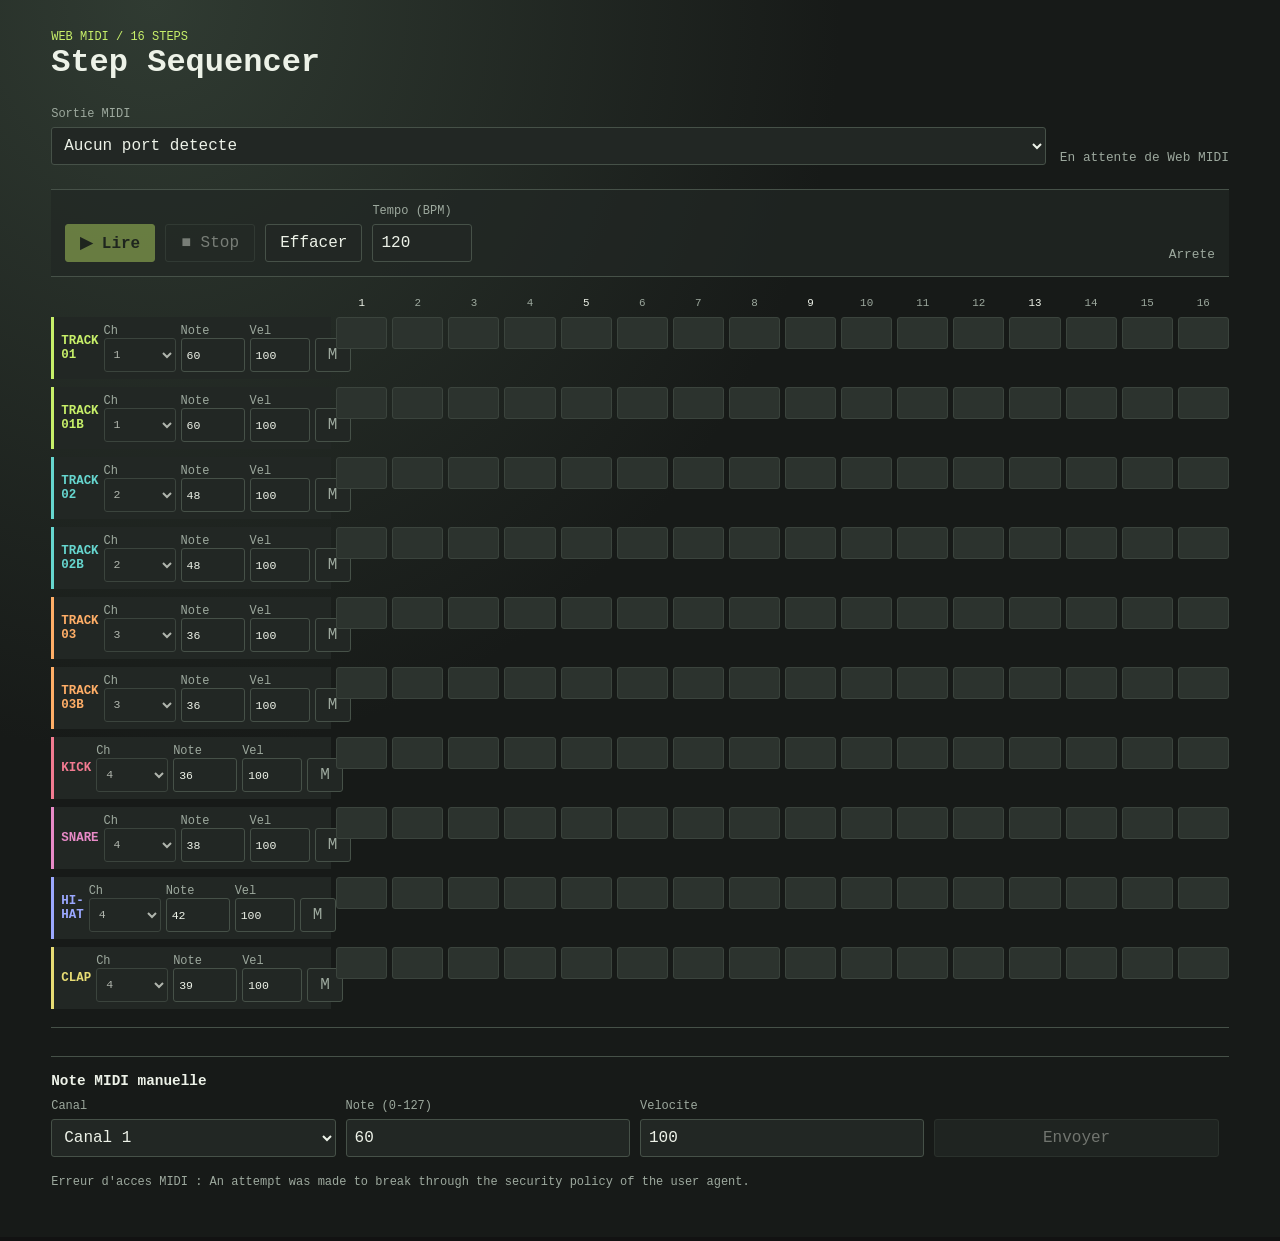
<file: midi-note-sender.html>
<!DOCTYPE html>
<html lang="fr">
<head>
<meta charset="UTF-8">
<meta name="viewport" content="width=device-width, initial-scale=1.0">
<title>Step Sequencer MIDI</title>
<style>
  :root {
    color-scheme: dark;
    --page: #171a18;
    --panel: #222724;
    --panel-raised: #2c332e;
    --line: #465148;
    --text: #edf2e8;
    --muted: #9da99e;
    --accent: #c7ef69;
    --cyan: #66d6cf;
    --orange: #ffae67;
    --pink: #f27b91;
  }
  * { box-sizing: border-box; }
  body {
    margin: 0;
    padding: 30px clamp(16px, 4vw, 56px) 48px;
    background: radial-gradient(ellipse at 12% 0%, #303b32 0, var(--page) 43rem);
    color: var(--text);
    font-family: ui-monospace, "SFMono-Regular", Consolas, monospace;
  }
  main { max-width: 1240px; margin: 0 auto; }
  h1 { margin: 0; font-size: clamp(1.4rem, 3vw, 2rem); letter-spacing: 0; }
  .eyebrow { color: var(--accent); font-size: .75rem; text-transform: uppercase; }
  .topline { display: flex; align-items: end; justify-content: space-between; gap: 20px; margin-bottom: 26px; }
  .midi-setup { display: grid; grid-template-columns: minmax(210px, 1fr) auto; gap: 14px; align-items: end; margin-bottom: 24px; }
  label { display: block; margin-bottom: 6px; color: var(--muted); font-size: .75rem; }
  select, input, button { min-height: 38px; border: 1px solid var(--line); border-radius: 3px; background: var(--panel); color: var(--text); font: inherit; }
  select, input { width: 100%; padding: 8px; }
  button { padding: 8px 14px; cursor: pointer; }
  button:hover:not(:disabled) { border-color: var(--accent); }
  button:disabled { opacity: .42; cursor: not-allowed; }
  .transport { display: flex; align-items: end; gap: 10px; padding: 14px; border-block: 1px solid var(--line); background: rgb(34 39 36 / 70%); }
  .transport button { min-width: 90px; }
  #playBtn { background: var(--accent); border-color: var(--accent); color: #192016; font-weight: 700; }
  #stopBtn { background: transparent; }
  .tempo-control { width: 100px; }

 .transport-readout { margin-left: auto; color: var(--muted); font-size: .8rem; }
  .sequencer { margin-top: 20px; border-bottom: 1px solid var(--line); }
  .steps-scroll { overflow-x: auto; padding-bottom: 10px; }
  .step-head, .track { min-width: 940px; display: grid; grid-template-columns: 280px repeat(16, minmax(28px, 1fr)); gap: 5px; }
  .step-head { align-items: end; margin-bottom: 8px; color: var(--muted); text-align: center; font-size: .68rem; }
  .step-head span:nth-child(4n + 2) { color: var(--text); }
  .track { align-items: stretch; margin-bottom: 8px; }
  .track-controls { display: grid; grid-template-columns: 1fr 72px 64px 60px 36px; gap: 5px; padding: 7px; background: var(--panel); border-left: 3px solid var(--track-color); }
  .track-name { align-self: center; color: var(--track-color); font-weight: 700; font-size: .78rem; }
  .track-controls label { margin: 0; }
  .track-controls input, .track-controls select { min-height: 34px; padding: 5px; font-size: .72rem; }
  .track-controls .field { min-width: 0; }
  .mute-btn { align-self: end; width: 36px; min-height: 34px; padding: 0; color: var(--muted); }
  .mute-btn[aria-pressed="true"] { color: var(--track-color); border-color: var(--track-color); }
  .step { width: 100%; height: 32px; min-height: 32px; padding: 0; border-color: #3b443d; background: var(--panel-raised); }
  .step:nth-of-type(4n) { margin-right: 3px; }
  .step[aria-pressed="true"] { background: var(--track-color); border-color: var(--track-color); box-shadow: inset 0 -4px rgb(0 0 0 / 18%); }
  .step.is-current { outline: 2px solid #fff; outline-offset: 1px; }
  .track.is-muted .step { opacity: .35; }
  .manual { display: grid; grid-template-columns: repeat(4, minmax(100px, 1fr)) auto; gap: 10px; align-items: end; margin-top: 28px; padding-top: 16px; border-top: 1px solid var(--line); }
  .manual h2 { grid-column: 1 / -1; margin: 0; font-size: .9rem; }
  #sendBtn { background: var(--panel-raised); }
  #status { min-height: 1.2em; margin-top: 18px; color: var(--muted); font-size: .75rem; }
  @media (max-width: 700px) {
    body { padding-inline: 12px; }
    .topline { align-items: start; flex-direction: column; }
    .midi-setup { grid-template-columns: 1fr; }
    .transport { flex-wrap: wrap; }
    .transport-readout { width: 100%; margin-left: 0; }
    .manual { grid-template-columns: repeat(2, minmax(0, 1fr)); }
    .manual h2 { grid-column: 1 / -1; }
    .manual button { grid-column: 1 / -1; }
  }
</style>
</head>
<body>
<main>
  <header class="topline">
    <div><div class="eyebrow">Web MIDI / 16 steps</div><h1>Step Sequencer</h1></div>
  </header>

  <section class="midi-setup" aria-label="Configuration MIDI">
    <div><label for="portSelect">Sortie MIDI</label><select id="portSelect"><option value="">Aucun port detecte</option></select></div>
    <div class="transport-readout" id="portReadout">En attente de Web MIDI</div>
  </section>

  <section class="transport" aria-label="Transport">
    <button id="playBtn" type="button" disabled>&#9654; Lire</button>
    <button id="stopBtn" type="button" disabled>&#9632; Stop</button>
    <button id="clearBtn" type="button">Effacer</button>
    <div class="tempo-control"><label for="tempoInput">Tempo (BPM)</label><input id="tempoInput" type="number" min="40" max="240" value="120"></div>
    <div class="transport-readout" id="positionReadout">Arrete</div>
  </section>

  <section class="sequencer" aria-label="Grille du sequencer">
    <div class="steps-scroll">
      <div class="step-head" id="stepHead"><span></span></div>
      <div id="tracks"></div>
    </div>
  </section>

  <section class="manual" aria-label="Envoi manuel">
    <h2>Note MIDI manuelle</h2>
    <div><label for="channelSelect">Canal</label><select id="channelSelect"></select></div>
    <div><label for="noteSelect">Note (0-127)</label><input id="noteSelect" type="number" min="0" max="127" value="60"></div>
    <div><label for="velocitySelect">Velocite</label><input id="velocitySelect" type="number" min="1" max="127" value="100"></div>
    <button id="sendBtn" type="button" disabled>Envoyer</button>
  </section>
  <div id="status" role="status" aria-live="polite">Web MIDI non initialise.</div>
</main>

<script>
(function () {
  const portSelect = document.getElementById('portSelect');
  const channelSelect = document.getElementById('channelSelect');
  const noteSelect = document.getElementById('noteSelect');
  const velocitySelect = document.getElementById('velocitySelect');
  const sendBtn = document.getElementById('sendBtn');
  const playBtn = document.getElementById('playBtn');
  const stopBtn = document.getElementById('stopBtn');
  const clearBtn = document.getElementById('clearBtn');
  const tempoInput = document.getElementById('tempoInput');
  const tracksEl = document.getElementById('tracks');
  const stepHead = document.getElementById('stepHead');
  const statusEl = document.getElementById('status');
  const portReadout = document.getElementById('portReadout');
  const positionReadout = document.getElementById('positionReadout');
  const trackNames = ['TRACK 01', 'TRACK 01B', 'TRACK 02', 'TRACK 02B', 'TRACK 03', 'TRACK 03B', 'KICK', 'SNARE', 'HI-HAT', 'CLAP'];
  const trackColors = ['#c7ef69', '#c7ef69', '#66d6cf', '#66d6cf', '#ffae67', '#ffae67', '#f27b91', '#e88ac7', '#9ba8ff', '#e7dc74'];
  const trackNotes = [60, 60, 48, 48, 36, 36, 36, 38, 42, 39];
  const trackChannels = [0, 0, 1, 1, 2, 2, 3, 3, 3, 3];
  const patterns = Array.from({ length: trackNames.length }, () => Array(16).fill(false));
  const muted = Array(trackNames.length).fill(false);
  const activeNotes = new Map();
  let output = null;
  let midiAccess = null;
  let scheduler = null;
  let nextStep = 0;
  let nextStepTime = 0;
  let isPlaying = false;

  function setStatus(message) { statusEl.textContent = message; }

  function makeOption(value, label) {
    const option = document.createElement('option');
    option.value = value;
    option.textContent = label;
    return option;
  }

  for (let channel = 0; channel < 16; channel++) {
    channelSelect.appendChild(makeOption(channel, 'Canal ' + (channel + 1)));
  }

  for (let step = 0; step < 16; step++) {
    stepHead.appendChild(document.createElement('span'));
    stepHead.lastChild.textContent = step + 1;
  }

  function buildTracks() {
    for (let trackIndex = 0; trackIndex < trackNames.length; trackIndex++) {
      const row = document.createElement('div');
      row.className = 'track';
      row.dataset.track = trackIndex;
      row.style.setProperty('--track-color', trackColors[trackIndex]);

      const controls = document.createElement('div');
      controls.className = 'track-controls';
      const name = document.createElement('span');
      name.className = 'track-name';
      name.textContent = trackNames[trackIndex];
      controls.appendChild(name);

      const channelField = document.createElement('div');
      channelField.className = 'field';
      const channelLabel = document.createElement('label');
      channelLabel.textContent = 'Ch';
      const channel = document.createElement('select');
      channel.className = 'track-channel';
      channel.setAttribute('aria-label', 'Canal MIDI piste ' + (trackIndex + 1));
      for (let value = 0; value < 16; value++) channel.appendChild(makeOption(value, String(value + 1)));
      channel.value = trackChannels[trackIndex];
      channel.disabled = true;
      channelField.append(channelLabel, channel);

      const noteField = document.createElement('div');
      noteField.className = 'field';
      const noteLabel = document.createElement('label');
      noteLabel.textContent = 'Note';
      const note = document.createElement('input');
      note.className = 'track-note';
      note.type = 'number';
      note.min = '0';
      note.max = '127';
      note.value = trackNotes[trackIndex];
      note.setAttribute('aria-label', 'Note MIDI piste ' + (trackIndex + 1));
      noteField.append(noteLabel, note);

      const velocityField = document.createElement('div');
      velocityField.className = 'field';
      const velocityLabel = document.createElement('label');
      velocityLabel.textContent = 'Vel';
      const velocity = document.createElement('input');
      velocity.className = 'track-velocity';
      velocity.type = 'number';
      velocity.min = '1';
      velocity.max = '127';
      velocity.value = '100';
      velocity.setAttribute('aria-label', 'Velocite piste ' + (trackIndex + 1));
      velocityField.append(velocityLabel, velocity);

      const mute = document.createElement('button');
      mute.className = 'mute-btn';
      mute.type = 'button';
      mute.textContent = 'M';
      mute.title = 'Muet';
      mute.setAttribute('aria-label', 'Couper piste ' + (trackIndex + 1));
      mute.setAttribute('aria-pressed', 'false');
      controls.append(channelField, noteField, velocityField, mute);
      row.appendChild(controls);

      for (let step = 0; step < 16; step++) {
        const button = document.createElement('button');
        button.className = 'step';
        button.type = 'button';
        button.dataset.step = step;
        button.setAttribute('aria-label', 'Piste ' + (trackIndex + 1) + ', pas ' + (step + 1));
        button.setAttribute('aria-pressed', 'false');
        row.appendChild(button);
      }
      tracksEl.appendChild(row);
    }
  }

  function refreshPorts() {
    const selectedId = portSelect.value;
    const ports = midiAccess ? Array.from(midiAccess.outputs.values()) : [];
    portSelect.replaceChildren();
    ports.forEach(port => portSelect.appendChild(makeOption(port.id, port.name)));
    if (!ports.length) {
      portSelect.appendChild(makeOption('', 'Aucun port detecte'));
      stopSequencer();
      output = null;
      playBtn.disabled = true;
      sendBtn.disabled = true;
      portReadout.textContent = 'Aucune sortie MIDI';
      return;
    }
    if (selectedId && ports.some(port => port.id === selectedId)) portSelect.value = selectedId;
    connectSelected();
  }

  function connectSelected() {
    if (isPlaying) stopSequencer();
    output = midiAccess && portSelect.value ? midiAccess.outputs.get(portSelect.value) : null;
    playBtn.disabled = !output;
    sendBtn.disabled = !output;
    portReadout.textContent = output ? output.name : 'Aucune sortie MIDI';
    setStatus(output ? 'Sortie MIDI prete : ' + output.name : 'Aucune sortie MIDI selectionnee.');
  }

  function boundedValue(element, min, max, fallback) {
    const value = Number(element.value);
    return Number.isFinite(value) ? Math.min(max, Math.max(min, Math.round(value))) : fallback;
  }

  function sendNote() {
    if (!output) return;
    const channel = Number(channelSelect.value);
    const note = boundedValue(noteSelect, 0, 127, 60);
    const velocity = boundedValue(velocitySelect, 1, 127, 100);
    output.send([0x90 | channel, note, velocity]);
    setTimeout(() => output && output.send([0x80 | channel, note, 0]), 600);
    setStatus('Note envoyee sur le canal ' + (channel + 1) + ', note ' + note + '.');
  }

  function setPlayhead(step) {
    tracksEl.querySelectorAll('.step').forEach(button => {
      button.classList.toggle('is-current', Number(button.dataset.step) === step);
    });
    positionReadout.textContent = 'Pas ' + (step + 1) + ' / 16';
  }

  function scheduleStep(step, timestamp) {
    setPlayhead(step);
    const noteDuration = Math.max(30, (60000 / boundedValue(tempoInput, 40, 240, 120) / 4) * 0.8);
    tracksEl.querySelectorAll('.track').forEach((row, trackIndex) => {
      if (!patterns[trackIndex][step] || muted[trackIndex]) return;
      const channel = Number(row.querySelector('.track-channel').value);
      const note = boundedValue(row.querySelector('.track-note'), 0, 127, trackNotes[trackIndex]);
      const velocity = boundedValue(row.querySelector('.track-velocity'), 1, 127, 100);
      const key = channel + ':' + note;
      output.send([0x90 | channel, note, velocity], timestamp);
      const previous = activeNotes.get(key);
      if (previous) clearTimeout(previous.timer);
      const timer = setTimeout(() => {
        if (output) output.send([0x80 | channel, note, 0]);
        activeNotes.delete(key);
      }, Math.max(0, timestamp - performance.now()) + noteDuration);
      activeNotes.set(key, { channel, note, timer });
      output.send([0x80 | channel, note, 0], timestamp + noteDuration);
    });
  }

  function runScheduler() {
    const lookahead = 100;
    const stepDuration = 60000 / boundedValue(tempoInput, 40, 240, 120) / 4;
    while (nextStepTime < performance.now() + lookahead) {
      scheduleStep(nextStep, nextStepTime);
      nextStep = (nextStep + 1) % 16;
      nextStepTime += stepDuration;
    }
  }

  function startSequencer() {
    if (!output || isPlaying) return;
    isPlaying = true;
    nextStep = 0;
    nextStepTime = performance.now() + 50;
    playBtn.disabled = true;
    stopBtn.disabled = false;
    positionReadout.textContent = 'Lecture';
    setStatus('Sequencer en lecture.');
    runScheduler();
    scheduler = setInterval(runScheduler, 25);
  }

  function stopSequencer() {
    if (scheduler) clearInterval(scheduler);
    scheduler = null;
    isPlaying = false;
    activeNotes.forEach(({ channel, note, timer }) => {
      clearTimeout(timer);
      if (output) output.send([0x80 | channel, note, 0]);
    });
    activeNotes.clear();
    playBtn.disabled = !output;
    stopBtn.disabled = true;
    tracksEl.querySelectorAll('.step').forEach(button => button.classList.remove('is-current'));
    positionReadout.textContent = 'Arrete';
    if (output) setStatus('Sequencer arrete.');
  }

  buildTracks();
  tracksEl.addEventListener('click', event => {
    const row = event.target.closest('.track');
    if (!row) return;
    const trackIndex = Number(row.dataset.track);
    if (event.target.matches('.step')) {
      const step = Number(event.target.dataset.step);
      patterns[trackIndex][step] = !patterns[trackIndex][step];
      event.target.setAttribute('aria-pressed', String(patterns[trackIndex][step]));
    }
    if (event.target.matches('.mute-btn')) {
      muted[trackIndex] = !muted[trackIndex];
      event.target.setAttribute('aria-pressed', String(muted[trackIndex]));
      event.target.setAttribute('aria-label', (muted[trackIndex] ? 'Activer' : 'Couper') + ' piste ' + (trackIndex + 1));
      row.classList.toggle('is-muted', muted[trackIndex]);
    }
  });
  playBtn.addEventListener('click', startSequencer);
  stopBtn.addEventListener('click', stopSequencer);
  clearBtn.addEventListener('click', () => {
    patterns.forEach(pattern => pattern.fill(false));
    tracksEl.querySelectorAll('.step').forEach(button => button.setAttribute('aria-pressed', 'false'));
  });
  sendBtn.addEventListener('click', sendNote);
  portSelect.addEventListener('change', connectSelected);

  if (navigator.requestMIDIAccess) {
    navigator.requestMIDIAccess({ sysex: false })
      .then(access => {
        midiAccess = access;
        refreshPorts();
        access.addEventListener('statechange', refreshPorts);
      })
      .catch(error => setStatus('Erreur d\'acces MIDI : ' + error.message));
  } else {
    setStatus('Web MIDI non supporte par ce navigateur. Utilisez Chrome, Edge ou Opera.');
  }
})();
</script>
</body>
</html>
</file>
